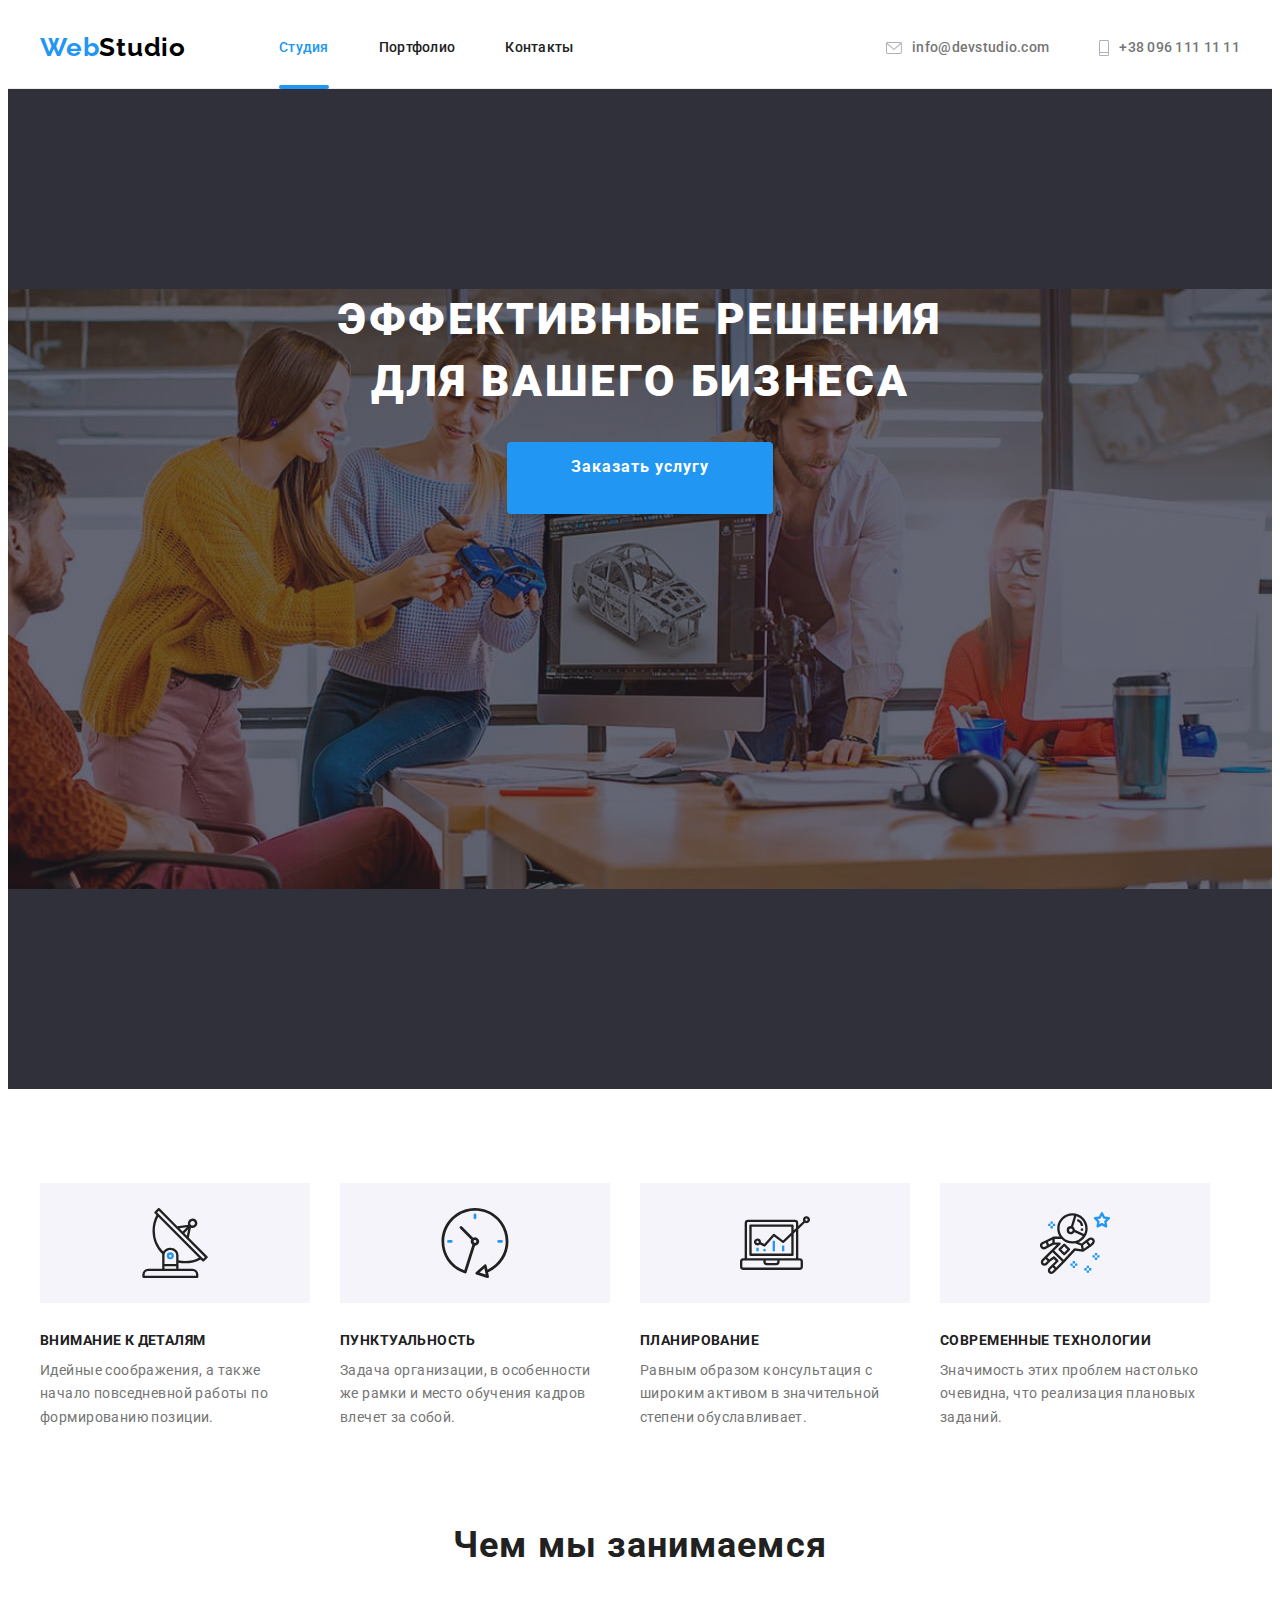
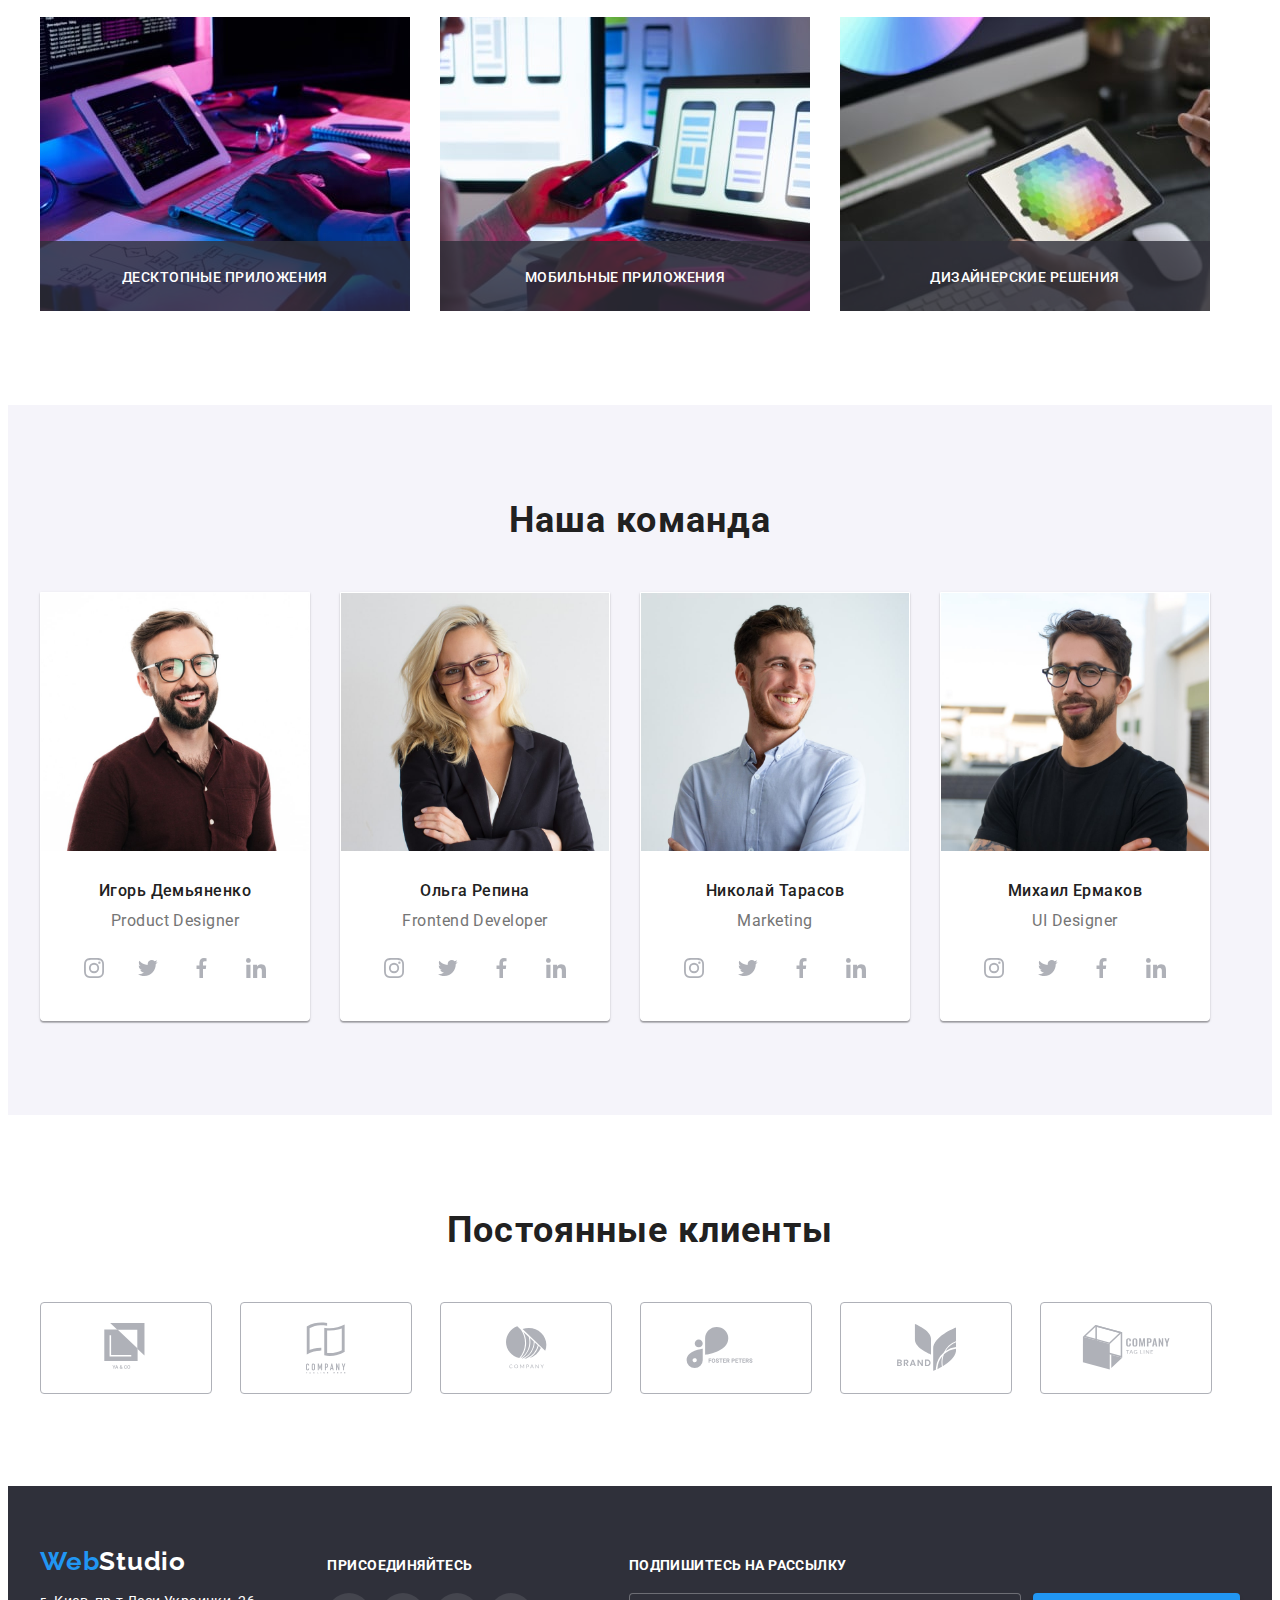
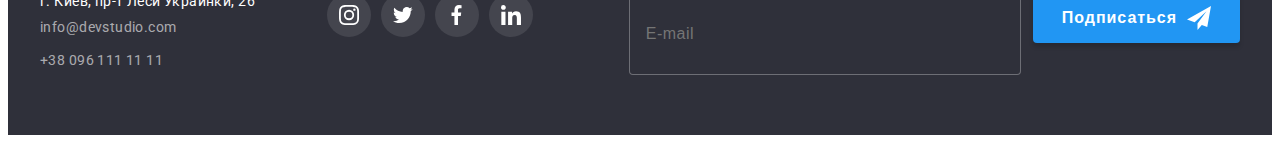
<file: index.html>
<!DOCTYPE html>
<html lang="ru">
<head>
    <link rel="stylesheet" href="https://cdnjs.cloudflare.com/ajax/libs/modern-normalize/1.0.0/modern-normalize.min.css"
        integrity="sha512-ISS7cAi1PEhQ8jnbJpJZMd29NlhNj4AWYyLOSp2CE/CsHxTCu+r+t0D2yoJudVrd0/8fTVPUVDzY5Tvli75u/g=="
        crossorigin="anonymous" />
    <meta charset="UTF-8">
    <meta name="viewport" content="width=device-width, initial-scale=1.0">
    <link rel="preconnect" href="https://fonts.gstatic.com">
    <title>WesStudio</title>
    <link href="https://fonts.googleapis.com/css2?family=Raleway:wght@700&family=Roboto:wght@400;500;700;900&display=swap" rel="stylesheet">
    <link rel="stylesheet" href="./css/main.min.css">       
</head>
<body>
    <!--Шапка сайта-->
    <header class="header">
     <div class="container">
            <nav>
                <a href="#" class="logo header-logo"><span class="logo-web">Web</span>Studio</a>
            
                <ul class="site-nav list">
                    <li class="list-item"><a href="#" class="link current">Студия</a></li>
                    <li class="list-item"><a href="./portfolio.html" class="link">Портфолио</a></li>
                    <li class="list-item"><a href="#" class="link">Контакты</a></li>
                </ul>
            </nav>
            
            <ul class="contacts list">
                <li class="list-item">
                    <a href="mailto:info@devstudio.com" class="link">info@devstudio.com 
                        <svg class="icon" width="16" height="12">
                            <use href="./images/sprite.svg#icon-envelope"></use>
                        </svg>
                    </a>
                </li>
                <li class="list-item">
                    <a href="tel:+380961111111" class="link">+38 096 111 11 11 
                        <svg  class="icon" width="10" height="16">
                            <use href="./images/sprite.svg#icon-phone"></use>
                        </svg>
                    </a>
                </li>
            </ul>
     </div>
    </header>
<main>
       <!--Герой-->
       <section class="hero">
           <div class="container">
           <h1 class="hero-title">Эффективные решения для вашего бизнеса</h1>
           <a href="#" class="button" data-modal-open>Заказать услугу</a>
           </div>
       </section>

   <!--Особенности-->
   <section class="features">
       <div class="container">
       <!-- <h2 class="section-title">Особенности</h2> -->

       <ul class="features-list list">
           <li class="list-item">
               <div class="icon">
                   <svg width="70" height="70">
                   <use href="./images/sprite.svg#icon-antenna"></use>
                </svg>
                </div>
               <h3 class="features-list-title subtitle">Внимание к деталям</h3>
               <p class="desc">Идейные соображения, а также начало повседневной работы по формированию позиции.</p>
           </li>

           <li class="list-item">
            <div class="icon">
                <svg width="70" height="70">
                    <use href="./images/sprite.svg#icon-clock"></use>
                </svg>
            </div>
               <h3 class="features-list-title subtitle">Пунктуальность</h3>
               <p class="desc">Задача организации, в особенности же рамки и место обучения кадров влечет за собой.</p>
           </li>

           <li class="list-item">
            <div class="icon">
                <svg width="70" height="70">
                    <use href="./images/sprite.svg#icon-diagram"></use>
                </svg>
            </div>
               <h3 class="features-list-title subtitle">Планирование</h3>
               <p class="desc">Равным образом консультация с широким активом в значительной степени обуславливает.</p>
           </li>

           <li class="list-item">
            <div class="icon">
                <svg width="70" height="70">
                    <use href="./images/sprite.svg#icon-astronaut"></use>
                </svg>
            </div>
               <h3 class="features-list-title subtitle">Современные технологии</h3>
               <p class="desc">Значимость этих проблем настолько очевидна, что реализация плановых заданий.</p>
           </li>
       </ul>
       </div>
   </section>

   <!--Чем занимаемся-->
   <section class="our-work">
        <div class="container">
            <h2 class="section-title">Чем мы занимаемся</h2>
            
            <ul class="list">
                <li class="list-item">
                    <div class="our-work-card">
                        <img src="./images/box1.jpg" alt="Верстка" width="370">
                        <h3 class="subtitle">Десктопные приложения</h3>
                    </div>
                </li>
                
                <li class="list-item">
                    <div class="our-work-card">
                        <img src="./images/box2.jpg" alt="Тестирование" width="370">
                        <h3 class="subtitle">Мобильные приложения</h3>
                    </div>
                </li>

                
                <li class="list-item">
                    <div class="our-work-card">
                        <img src="./images/box3.jpg" alt="Дизайн" width="370">
                        <h3 class="subtitle">Дизайнерские решения</h3>
                    </div>
                </li>
            </ul>


        </div>
   </section>

   <!--Команда-->
   <section class="our-team">
       <div class="container">
           <h2 class="section-title">Наша команда</h2>
           <ul class="our-team-list list">

               <li class="cards">
                   <img src="./images/Демьяненко.jpg" alt="Игорь Демьяненко" width="268">
                   <div class="cards-title">
                    <h3 class="names">Игорь Демьяненко</h3>
                    <p class="professions">Product Designer</p>
                    <ul class="icons-networks list">
                        <li class="networks-list">
                            <a href="#" class="networks-link" aria-label="инстаграм">
                                <svg width="20" height="20">
                                    <use href="./images/sprite.svg#icon-instagram"></use>
                                </svg>
                            </a>
                        </li>

                        <li class="networks-list"> 
                            <a href="#" class="networks-link" aria-label="твиттер">
                                <svg width="20" height="20">
                                    <use href="./images/sprite.svg#icon-twitter"></use>
                                </svg>
                            </a>
                        </li>

                        <li class="networks-list">
                            <a href="#" class="networks-link" aria-label="фэйсбук">
                            <svg width="20" height="20">
                                <use href="./images/sprite.svg#icon-facebook"></use>
                            </svg>
                            </a> 
                        </li>

                        <li class="networks-list"> <a href="#" class="networks-link" aria-label="линкедин">
                            <svg width="20" height="20">
                                <use href="./images/sprite.svg#icon-linkedin"></use>
                            </svg>
                            </a>
                        </li>
                    </ul>
                </div>
            </li>

            <li class="cards">
                <img src="./images/Репина.jpg" alt="Ольга Репина" width="268">
                <div class="cards-title">
                    <h3 class="names">Ольга Репина</h3>
                    <p class="professions">Frontend Developer</p>
                    <ul class="icons-networks list">
                        <li class="networks-list">
                            <a href="#" class="networks-link" aria-label="инстаграм">
                                <svg width="20" height="20">
                                    <use href="./images/sprite.svg#icon-instagram"></use>
                                </svg>
                            </a>
                        </li>

                        <li class="networks-list">
                            <a href="#" class="networks-link" aria-label="твиттер">
                                <svg width="20" height="20">
                                    <use href="./images/sprite.svg#icon-twitter"></use>
                                </svg>
                            </a>
                        </li>

                        <li class="networks-list"> <a href="#" class="networks-link" aria-label="фэйсбук">
                                <svg width="20" height="20">
                                    <use href="./images/sprite.svg#icon-facebook"></use>
                                </svg>
                            </a>
                        </li>

                        <li class="networks-list"> <a href="#" class="networks-link" aria-label="линкедин">
                                <svg width="20" height="20">
                                    <use href="./images/sprite.svg#icon-linkedin"></use>
                                </svg>
                            </a>
                        </li>
                    </ul>
                    
                </div>
            </li>

            <li class="cards">
                <img src="./images/Тарасов.jpg" alt="Николай Тарасов" width="268">
                <div class="cards-title">
                    <h3 class="names">Николай Тарасов</h3>
                    <p class="professions">Marketing</p>
                    <ul class="icons-networks list">
                        <li class="networks-list"> <a href="#" class="networks-link" aria-label="инстаграм">
                                <svg width="20" height="20">
                                    <use href="./images/sprite.svg#icon-instagram"></use>
                                </svg>
                            </a>
                        </li>

                        <li class="networks-list">
                            <a href="#" class="networks-link" aria-label="твиттер">
                                <svg width="20" height="20">
                                    <use href="./images/sprite.svg#icon-twitter"></use>
                                </svg>
                            </a>
                        </li>

                        <li class="networks-list"> <a href="#" class="networks-link" aria-label="фэйсбук">
                                <svg width="20" height="20"
                                ><use href="./images/sprite.svg#icon-facebook"></use>
                            </svg>
                            </a>
                        </li>

                        <li class="networks-list"> <a href="#" class="networks-link" aria-label="линкедин">
                                <svg width="20" height="20">
                                    <use href="./images/sprite.svg#icon-linkedin"></use>
                                </svg>
                            </a>
                        </li>
                    </ul>
                </div>
            </li>

            <li class="cards">
                <img src="./images/Ермаков.jpg" alt="Михаил Ермаков" width="268">
                <div class="cards-title">
                    <h3 class="names">Михаил Ермаков</h3>
                    <p class="professions">UI Designer</p>
                    <ul class="icons-networks list">
                        <li class="networks-list"> <a href="#" class="networks-link" aria-label="инстаграм">
                                <svg width="20" height="20">
                                    <use href="./images/sprite.svg#icon-instagram"></use>
                                </svg>
                            </a>
                        </li>

                        <li class="networks-list">
                            <a href="#" class="networks-link" aria-label="твиттер">
                                <svg width="20" height="20">
                                    <use href="./images/sprite.svg#icon-twitter"></use>
                                </svg>
                            </a>
                        </li>

                        <li class="networks-list"> <a href="#" class="networks-link" aria-label="фэйсбук">
                                <svg width="20" height="20">
                                    <use href="./images/sprite.svg#icon-facebook"></use>
                                </svg>
                            </a>
                        </li>

                        <li class="networks-list"> <a href="#" class="networks-link" aria-label="линкедин">
                                <svg width="20" height="20">
                                    <use href="./images/sprite.svg#icon-linkedin"></use>
                                </svg>
                            </a>
                        </li>
                    </ul>
                </div>
            </li>
        </ul>
    </div>
   </section>

   <!-- Наши клиенты -->

   <section class="our-clients">
       <div class="container">
           <h2 class="section-title">Постоянные клиенты</h2>
           <ul class="clients list">
               <li class="clients-list">
                   <a href="#" class="clients-link"> 
                       <svg width="45" height="49">
                           <use href="./images/sprite.svg#icon-Client1"></use>
                        </svg>
                    </a>
                </li>

               <li class="clients-list">
                   <a href="#" class="clients-link"> 
                       <svg width="40" height="52">
                           <use href="./images/sprite.svg#icon-Client2"></use>
                        </svg>
                </a>
            </li>
               <li class="clients-list">
                   <a href="#" class="clients-link">
                       <svg width="41" height="43">
                           <use href="./images/sprite.svg#icon-Client3"></use>
                        </svg>
                    </a>
                </li>

               <li class="clients-list">
                   <a href="#" class="clients-link">
                       <svg width="80" height="42">
                           <use href="./images/sprite.svg#icon-Client4"></use>
                        </svg>
                    </a>
                </li>

               <li class="clients-list">
                   <a href="#" class="clients-link">
                       <svg width="59" height="47">
                           <use href="./images/sprite.svg#icon-Client5"></use>
                        </svg>
                    </a>
                </li>

               <li class="clients-list">
                   <a href="#" class="clients-link">
                       <svg width="89" height="45">
                           <use href="./images/sprite.svg#icon-Client6"></use>
                        </svg>
                    </a>
                </li>
           </ul>
       </div>
   </section>
</main>

<!--Футер-->
<footer class="footer">
    <div class="container">

        <div class="footer-left">
            <a href="#" class="logo footer-logo"><span class="logo-web">Web</span><span class="logo-studio">Studio</span></a>
        
            <address class="address">г. Киев, пр-т Леси Украинки, 26</address>
        
            <ul class="contacts list">
                <li class="list-item"><a href="mailto:info@devstudio.com" class="link">info@devstudio.com</a></li>
                <li class="list-item"><a href="tel:+380961111111" class="link">+38 096 111 11 11</a></li>
            </ul>
        </div>
        
        <div class="footer-right">
            <h3 class="subtitle">Присоединяйтесь</h3>
            <ul class="icons-networks list">
                <li class="networks-list">
                    <a href="#" class="networks-link footer-link-bgc">
                        <svg width="20" height="20">
                            <use href="./images/sprite.svg#icon-instagram"></use>
                        </svg>
                    </a>
                </li>
        
                <li class="networks-list">
                    <a href="#" class="networks-link footer-link-bgc">
                        <svg width="20" height="20">
                            <use href="./images/sprite.svg#icon-twitter"></use>
                        </svg>
                    </a>
                </li>
        
                <li class="networks-list">
                    <a href="#" class="networks-link footer-link-bgc">
                        <svg width="20" height="20">
                            <use href="./images/sprite.svg#icon-facebook"></use>
                        </svg>
                    </a>
                </li>
        
                <li class="networks-list">
                    <a href="#" class="networks-link footer-link-bgc">
                        <svg width="20" height="20">
                            <use href="./images/sprite.svg#icon-linkedin"></use>
                        </svg>
                    </a>
                </li>
            </ul>
        
        </div>

       <div class="subscribe">
           <h3 class="subtitle">Подпишитесь на рассылку</h3>
           <form class="subscribe-form">
               <input type="email" name="email" placeholder="E-mail">
               <button type="submit" class="button">Подписаться<svg width="24" height="24">
                   <use href="./images/sprite.svg#icon-send"></use></svg>
                </button>
           </form>
           
       </div>
    </div>
</footer>

<div class="backdrop is-hidden" data-modal> 
    <div class="modal">
        <div class="icon-close">
            <svg width="18" height="18" data-modal-close>
                <use href="./images/sprite.svg#icon-close"></use>
            </svg>

        </div>
            <h3 class="subtitle">Оставьте свои данные, мы вам перезвоним</h3>

        <form class="form">
            <label for="name" class="form-label">Имя</label>
            <div class="form-field">
                <input type="text" name="name" id="name" class="form-input input-textarea">
                <svg width="18" height="18">
                    <use href="./images/sprite.svg#icon-person"></use>
                </svg>
            </div>
            
            <label for="tel" class="form-label">Телефон</label>
            <div class="form-field">
                <input type="tel" name="tel" id="tel" class="form-input input-textarea">
                <svg width="18" height="18">
                    <use href="./images/sprite.svg#icon-tel"></use>
                </svg>
            </div>
            
            <label for="mail" class="form-label">Почта</label>
            <div class="form-field">
                <input type="email" name="email" id="mail" class="form-input input-textarea">
                <svg width="18" height="18">
                    <use href="./images/sprite.svg#icon-email"></use>
                </svg>
            </div>
            
            <label for="comment" class="form-label">Комментарий</label>
            <div class="form-field">
            <textarea name="comment" id="comment" placeholder="Введите текст" class="textarea input-textarea"></textarea>
            </div>
            
            <div class="agreement">
            <input type="checkbox" name="agreement" id="agreement" class="checkbox">
               <label for="agreement" class="label-checkbox">Соглашаюсь с рассылкой и принимаю &nbsp;<a href="#" class="link">Условия договора</a></label>
               
            </div>
            
            <button type="submit" class="button">Отправить</button>
        </form>
    </div>
</div>

<script src="./js/modal.js"></script>
</body>
</html>
</file>
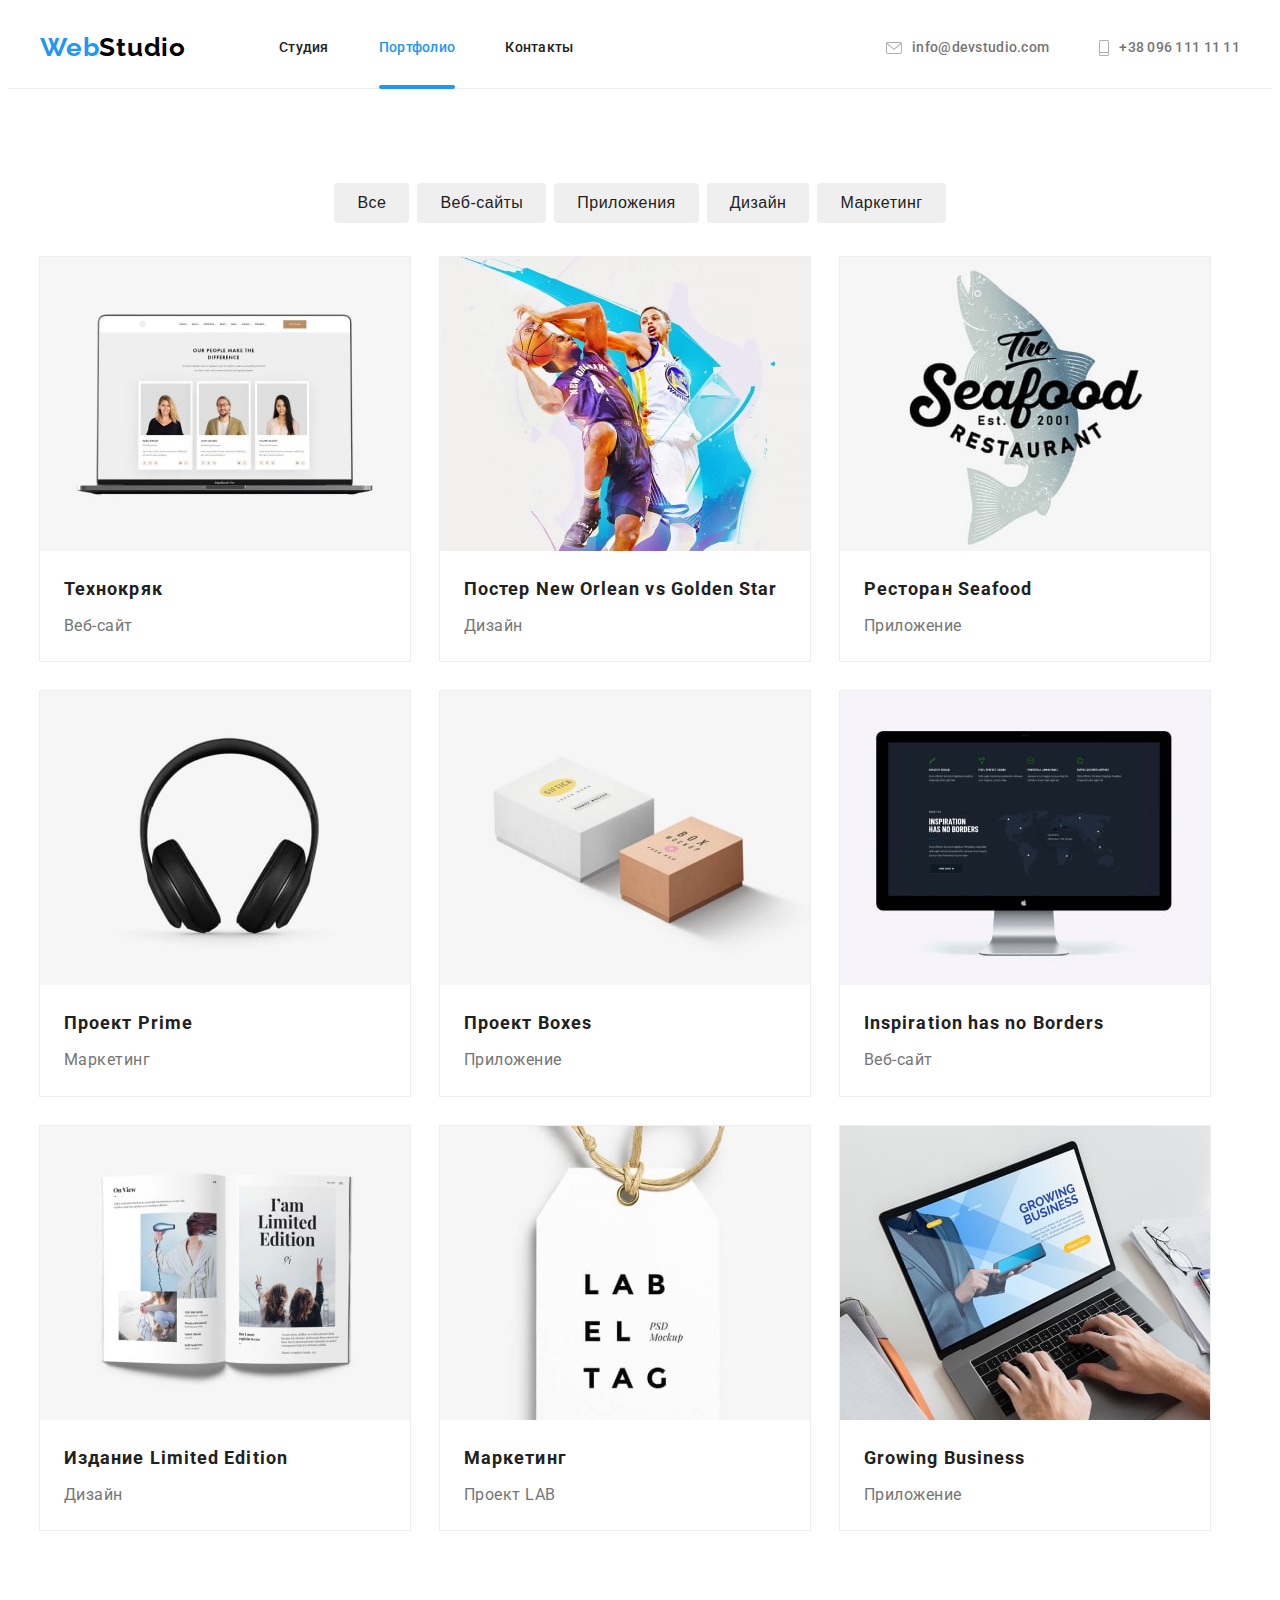
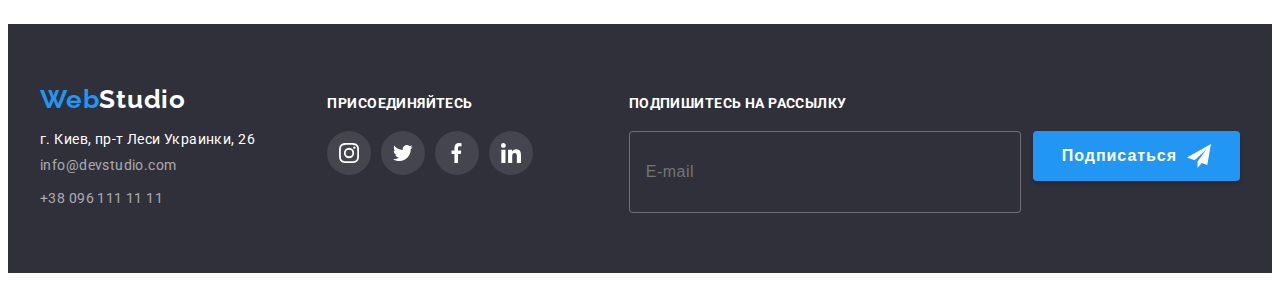
<file: portfolio.html>
<!DOCTYPE html>
<html lang="ru">

<head>
    <link rel="stylesheet" href="https://cdnjs.cloudflare.com/ajax/libs/modern-normalize/1.0.0/modern-normalize.css"
    integrity="sha512-Zx6MlUMKSVJoQ+83OwhdILe8cSEsCzfqThJd7J/VA2UrK6Ctj85p+xzqfyuNXE5B1k25uUdmJ2OzItbBy9GHAQ=="
    crossorigin="anonymous" />
    <meta charset="UTF-8">
    <meta name="viewport" content="width=device-width, initial-scale=1.0">
    <link rel="preconnect" href="https://fonts.gstatic.com">

    <title>Portfolio</title>
    <link href="https://fonts.googleapis.com/css2?family=Raleway:wght@700&family=Roboto:wght@400;500;700;900&display=swap" rel="stylesheet">
    <link rel="stylesheet" href="./css/main.min.css">
</head>

<body>
    <!--Шапка сайта-->
    <header class="header">
        <div class="container">
            <nav>
                <a href="#" class="logo header-logo"><span class="logo-web">Web</span>Studio</a>
    
                <ul class="site-nav list">
                    <li class="list-item"><a href="./index.html" class="link">Студия</a></li>
                    <li class="list-item"><a href="./portfolio.html" class="link current">Портфолио</a></li>
                    <li class="list-item"><a href="#" class="link">Контакты</a></li>
                </ul>
            </nav>
    
            <ul class="contacts list">
                <li class="list-item">
                    <a href="mailto:info@devstudio.com" class="link">info@devstudio.com
                        <svg class="icon" width="16" height="12">
                            <use href="./images/sprite.svg#icon-envelope"></use>
                        </svg>
                    </a>
                </li>
                <li class="list-item">
                    <a href="tel:+380961111111" class="link">+38 096 111 11 11
                        <svg class="icon" width="10" height="16">
                            <use href="./images/sprite.svg#icon-phone"></use>
                        </svg>
                    </a>
                </li>
            </ul>
        </div>
    </header>

    <main>
        <section class="portfolio-section">
            <div class="container">
                <ul class="horizontal-buttons list">
                    <li><button type="button" class="filter-button">Все</button></li>
                    <li><button type="button" class="filter-button">Веб-сайты</button></li>
                    <li><button type="button" class="filter-button">Приложения</button></li>
                    <li><button type="button" class="filter-button">Дизайн</button></li>
                    <li><button type="button" class="filter-button">Маркетинг</button></li>
                </ul>
                
                <!-- Портфолио-->
                <!-- <h1>Портфолио</h1> -->
                
                <ul class="cards list">
                    <li class="list-item">
                        <a href="#" class="portfolio-cards-link">
                            <div class="portfolio-overlay">
                                <img src="./images/Технокряк.jpg" alt="Веб-сайт Технокряк" width="370" height="294">
                                <p class="text">Технокряк это современная площадка распространения коронавируса. Компании используют эту платформу для
                                    цифрового
                                    шпионажа и атак на защищённые сервера конкурентов.</p>
                            </div>
                            <div class="gallery">
                                <h2 class="title">Технокряк</h2>
                                <p class="desc">Веб-сайт</p>
                            </div>
                        </a>
                    </li>
                
                    <li class="list-item">
                        <a href="#" class="portfolio-cards-link">
                            <div class="portfolio-overlay">
                                <img src="./images/Постер.jpg" alt="Постер New Orlean vs Golden Star" width="370" height="294">
                                <p class="text">Технокряк это современная площадка распространения коронавируса. Компании используют эту платформу для
                                    цифрового
                                    шпионажа и атак на защищённые сервера конкурентов.</p>
                            </div>
                            <div class="gallery">
                                <h2 class="title">Постер New Orlean vs Golden Star</h2>
                                <p class="desc">Дизайн</p>
                            </div>
                        </a>
                    </li>
                
                    <li class="list-item">
                        <a href="#" class="portfolio-cards-link">
                           <div class="portfolio-overlay">
                                <img src="./images/Ресторан.jpg" alt="Ресторан Seafood" width="370" height="294">
                                <p class="text">Технокряк это современная площадка распространения коронавируса. Компании используют эту платформу для
                                    цифрового
                                    шпионажа и атак на защищённые сервера конкурентов.</p>
                           </div>
                            <div class="gallery">
                                <h2 class="title">Ресторан Seafood</h2>
                                <p class="desc">Приложение</p>
                            </div>
                        </a>
                    </li>
                
                    <li class="list-item">
                        <a href="#" class="portfolio-cards-link">
                            <div class="portfolio-overlay">
                                <img src="./images/Prime.jpg" alt="Проект Prime" width="370" height="294">
                                <p class="text">Технокряк это современная площадка распространения коронавируса. Компании используют эту платформу для
                                    цифрового
                                    шпионажа и атак на защищённые сервера конкурентов.</p>
                            </div>
                            <div class="gallery">
                                <h2 class="title">Проект Prime</h2>
                                <p class="desc">Маркетинг</p>
                            </div>
                        </a>
                    </li>
                
                    <li class="list-item">
                        <a href="#" class="portfolio-cards-link">
                           <div class="portfolio-overlay">
                                <img src="./images/Boxes.jpg" alt="Проект Boxes" width="370" height="294">
                                <p class="text">Технокряк это современная площадка распространения коронавируса. Компании используют эту платформу для
                                    цифрового
                                    шпионажа и атак на защищённые сервера конкурентов.</p>
                           </div>
                            <div class="gallery">
                                <h2 class="title">Проект Boxes</h2>
                                <p class="desc">Приложение</p>
                            </div>
                        </a>
                    </li>
                
                    <li class="list-item">
                        <a href="#" class="portfolio-cards-link">
                           <div class="portfolio-overlay">
                                <img src="./images/Inspiration_has_no_Borders.jpg" alt="Inspiration has no Borders" width="370" height="294">
                                <p class="text">Технокряк это современная площадка распространения коронавируса. Компании используют эту платформу для
                                    цифрового
                                    шпионажа и атак на защищённые сервера конкурентов.</p>
                           </div>
                                <div class="gallery">
                                    <h2 class="title">Inspiration has no Borders</h2>
                                    <p class="desc">Веб-сайт</p>
                                </div>
                        </a>
                    </li>
                
                    <li class="list-item">
                        <a href="#" class="portfolio-cards-link">
                            <div class="portfolio-overlay">
                                <img src="./images/Издание.jpg" alt="Издание Limited Edition" width="370" height="294">
                                <p class="text">Технокряк это современная площадка распространения коронавируса. Компании используют эту платформу для
                                    цифрового
                                    шпионажа и атак на защищённые сервера конкурентов.</p>
                            </div>
                            <div class="gallery">
                                <h2 class="title">Издание Limited Edition</h2>
                                <p class="desc">Дизайн</p>
                            </div>
                        </a>
                    </li>
                
                    <li class="list-item">
                        <a href="#" class="portfolio-cards-link">
                            <div class="portfolio-overlay">
                                <img src="./images/Lab.jpg" alt="Проект LAB" width="370" height="294">
                                <p class="text">Технокряк это современная площадка распространения коронавируса. Компании используют эту платформу для
                                    цифрового
                                    шпионажа и атак на защищённые сервера конкурентов.</p>
                            </div>
                            <div class="gallery">
                                <h2 class="title">Маркетинг</h2>
                                <p class="desc">Проект LAB</p>
                            </div>
                        </a>
                    </li>
                
                    <li class="list-item">
                        <a href="#" class="portfolio-cards-link">
                            <div class="portfolio-overlay">
                                <img src="./images/Growing_Business.jpg" alt="Growing Business" width="370" height="294">
                                <p class="text">Технокряк это современная площадка распространения коронавируса. Компании используют эту платформу для
                                    цифрового
                                    шпионажа и атак на защищённые сервера конкурентов.</p>
                            </div>
                            <div class="gallery">
                                <h2 class="title">Growing Business</h2>
                                <p class="desc">Приложение</p>
                            </div>
                        </a>
                    </li>
                </ul>

            </div>
        </section>
    </main>

<!--Футер-->
<footer class="footer">
    <div class="container">

        <div class="footer-left">
            <a href="#" class="logo footer-logo"><span class="logo-web">Web</span><span
                    class="logo-studio">Studio</span></a>

            <address class="address">г. Киев, пр-т Леси Украинки, 26</address>

            <ul class="contacts list">
                <li class="list-item"><a href="mailto:info@devstudio.com" class="link">info@devstudio.com</a></li>
                <li class="list-item"><a href="tel:+380961111111" class="link">+38 096 111 11 11</a></li>
            </ul>
        </div>

        <div class="footer-right">
            <h3 class="subtitle">Присоединяйтесь</h3>
            <ul class="icons-networks list">
                <li class="networks-list">
                    <a href="#" class="networks-link footer-link-bgc">
                        <svg width="20" height="20">
                            <use href="./images/sprite.svg#icon-instagram"></use>
                        </svg>
                    </a>
                </li>

                <li class="networks-list">
                    <a href="#" class="networks-link footer-link-bgc">
                        <svg width="20" height="20">
                            <use href="./images/sprite.svg#icon-twitter"></use>
                        </svg>
                    </a>
                </li>

                <li class="networks-list">
                    <a href="#" class="networks-link footer-link-bgc">
                        <svg width="20" height="20">
                            <use href="./images/sprite.svg#icon-facebook"></use>
                        </svg>
                    </a>
                </li>

                <li class="networks-list">
                    <a href="#" class="networks-link footer-link-bgc">
                        <svg width="20" height="20">
                            <use href="./images/sprite.svg#icon-linkedin"></use>
                        </svg>
                    </a>
                </li>
            </ul>

        </div>

        <div class="subscribe">
            <h3 class="subtitle">Подпишитесь на рассылку</h3>
            <form class="subscribe-form">
                <input type="email" name="email" placeholder="E-mail">
                <button type="submit" class="button">Подписаться<svg width="24" height="24">
                        <use href="./images/sprite.svg#icon-send"></use>
                    </svg>
                </button>
            </form>

        </div>
    </div>
</footer>

</body>

</html>
</file>
<file: css/main.min.css>
body{background-color:#fff;color:#757575;font-size:14px;font-family:Roboto, sans-serif;font-weight:400;font-style:normal}.list{margin-top:0px;margin-bottom:0px;padding-left:0;list-style:none}a{text-decoration:none;display:block}img{display:block;max-width:100%;height:auto}.container{width:1200px;margin-right:auto;margin-left:auto;padding-right:15px;padding-left:15px}.section-title{margin-top:0px;margin-bottom:50px;font-weight:700;font-size:36px;line-height:1.2;letter-spacing:.03em;text-align:center;color:#212121}.subtitle{margin-top:0px;margin-bottom:20px;font-size:14px;font-weight:700;line-height:1.1;letter-spacing:.03em;text-transform:uppercase;color:#fff}.agreement .checkbox{position:absolute;width:1px;height:1px;margin:-1px;border:0;padding:0;clip:rect(0 0 0 0);overflow:hidden}.header{border-bottom:1px solid #ececec}.header .container{display:flex;align-items:center}.header .container nav{display:flex}.site-nav{display:flex}.site-nav .list-item+.list-item{margin-left:50px}.site-nav .link{display:flex;flex-direction:column;transition-property:color;transition-duration:250ms;transition-timing-function:cubic-bezier(0.4, 0, 0.2, 1);padding-bottom:32px;padding-top:32px;font-weight:500;line-height:1.1;letter-spacing:0.02em;color:#212121}.site-nav .link:hover,.site-nav .link:focus{color:#2196f3}.header .contacts{display:flex;margin-left:auto}.header .contacts .list-item+.list-item{margin-left:50px}.header .contacts .link{display:flex;flex-direction:row-reverse;align-items:center;transition-property:color, fill;transition-duration:250ms;transition-timing-function:cubic-bezier(0.4, 0, 0.2, 1);padding-top:32px;padding-bottom:32px;font-weight:500;line-height:1.1;letter-spacing:0.02em;fill:#afb1b8;color:#757575}.header .contacts .link:hover,.header .contacts .link:focus{color:#2196f3;fill:#2196f3}.header .contacts .icon{margin-right:10px}.header .current{position:relative;color:#2196f3}.header .current::after{content:'';position:absolute;left:0;bottom:0;border-radius:2px;width:100%;height:4px;margin-bottom:-2px;background-color:#2196f3}.button{padding-top:10px;padding-bottom:10px;min-width:200px;height:50px;font-weight:700;font-size:16px;box-shadow:0px 4px 4px rgba(0,0,0,0.15);border:1px solid transparent;border-radius:4px;letter-spacing:0.06em;background:#2196f3;color:#fff;cursor:pointer}.hero .button{display:inline-block;padding-right:32px;padding-left:32px;line-height:1.8}.modal .button{padding-right:55px;padding-left:55px;line-height:1.9;align-self:center}.subscribe-form .button{display:flex;align-items:center;justify-content:center;padding-right:28px;padding-left:28px;line-height:2;text-align:center}.subscribe-form .button svg{margin-left:10px;align-items:center}.horizontal-buttons{display:flex;justify-content:center;margin-bottom:34px}.horizontal-buttons li+li{margin-left:8px}.filter-button{transition-property:color, background-color;transition-duration:250ms;transition-timing-function:cubic-bezier(0.4, 0, 0.2, 1);padding-top:6px;padding-bottom:6px;padding-left:22px;padding-right:22px;border:1px solid transparent;border-radius:4px;cursor:pointer;font-weight:500;font-size:16px;line-height:1.6;letter-spacing:.03em;color:#212121}.filter-button:hover,.filter-button:focus{color:#fff;background-color:#2196f3;box-shadow:0px 3px 1px rgba(0,0,0,0.1),0px 1px 2px rgba(0,0,0,0.08),0px 2px 2px rgba(0,0,0,0.12);border-radius:4px}.logo{font-family:'Raleway', sans-serif;font-style:normal;font-weight:700;font-size:26px;line-height:1.2;letter-spacing:.03em;color:#000}.logo .logo-web{color:#2196f3}.header-logo{padding-top:24px;padding-bottom:25px;margin-right:93px}.footer-logo{display:block;margin-bottom:20px}.footer-logo .logo-studio{color:#fff}.hero{max-width:1600px;min-height:600px;margin-left:auto;margin-right:auto;padding-top:200px;padding-bottom:200px;background-color:#2f303a;background-image:linear-gradient(to right, rgba(47,48,58,0.4), rgba(47,48,58,0.4)),url(../images/команда.jpg);background-repeat:no-repeat;background-position:center}.hero .container{width:696px;text-align:center}.hero-title{margin-top:0px;margin-bottom:30px;font-weight:900;font-size:44px;line-height:1.4;letter-spacing:0.06em;text-transform:uppercase;color:#fff}.features{padding-top:94px;padding-bottom:94px}.features-list{display:flex}.features-list .icon{display:flex;margin-bottom:30px;width:270px;height:120px;justify-content:center;align-items:center;background-color:#f5f4fa}.features-list .desc{margin-top:0px;margin-bottom:0px;line-height:1.7;letter-spacing:.03em}.features-list .list-item{width:270px}.features-list .list-item+.list-item{margin-left:30px}.features-list .features-list-title{margin-bottom:10px;color:#212121;font-family:'Roboto'}.our-work{padding-bottom:94px}.our-work .list{display:flex}.our-work .list .list-item+.list-item{margin-left:30px}.our-work-card{position:relative}.our-work-card::before{content:'';position:absolute;left:0;bottom:0;width:100%;height:70px;background-color:rgba(47,48,58,0.8)}.our-work-card .subtitle{position:absolute;left:0;bottom:25px;width:100%;margin-bottom:0px;font-weight:500;line-height:1.2;text-align:center}.our-team{padding-top:94px;padding-bottom:94px;background-color:#f5f4fa}.our-team-list{display:flex;text-align:center}.our-team-list .cards{box-shadow:0px 1px 3px rgba(0,0,0,0.12),0px 1px 1px rgba(0,0,0,0.14),0px 2px 1px rgba(0,0,0,0.2);border:1px solid #fff;border-radius:0px 0px 4px 4px}.our-team-list .cards+.cards{margin-left:30px}.cards-title{padding-top:30px;padding-bottom:30px;padding-left:31px;padding-right:31px;background-color:#fff}.cards-title .names{margin-top:0px;margin-bottom:10px;font-weight:500;font-size:16px;line-height:1.2;letter-spacing:.03em;color:#212121}.cards-title .professions{margin-top:0px;margin-bottom:16px;font-size:16px;line-height:1.2;letter-spacing:.03em}.icons-networks{display:flex;justify-content:space-between;width:206px;margin-top:0px}.icons-networks .networks-list{width:44px;height:44px}.networks-link{display:flex;transition-property:fill, background-color;transition-duration:250ms;transition-timing-function:cubic-bezier(0.4, 0, 0.2, 1);width:100%;height:100%;border-radius:50%;align-items:center;justify-content:center;fill:#afb1b8}.networks-link:focus,.networks-link:hover{background-color:#2196f3;fill:#fff}.our-clients{padding-top:94px;padding-bottom:94px}.clients{display:flex;justify-content:space-between;width:1170px}.clients-list{width:170px;height:90px}.clients-link{display:flex;transition-property:fill, border;transition-duration:250ms;transition-timing-function:cubic-bezier(0.4, 0, 0.2, 1);align-items:center;justify-content:center;width:100%;height:100%;border:1px solid #afb1b8;border-radius:4px;fill:#afb1b8}.clients-link:hover,.clients-link:focus{fill:#2196f3;border-color:#2196f3}.portfolio-section{margin-top:0px;margin-bottom:0px;padding-top:94px;padding-bottom:94px}.portfolio-section .cards{display:flex;flex-wrap:wrap}.portfolio-section .cards .list-item{width:370px;margin-right:30px;margin-bottom:30px;outline:1px solid #eeeeee}.portfolio-section .cards .list-item:nth-child(3n+3){margin-right:0px}.portfolio-section .cards .list-item:nth-last-child(-n+3){margin-bottom:0px}.portfolio-section .cards .text{position:absolute;top:100%;left:0;transform:translateY(0);transition-property:transform;transition-duration:250ms;transition-timing-function:cubic-bezier(0.4, 0, 0.2, 1);width:100%;height:100%;padding-left:24px;padding-right:24px;padding-top:63px;padding-bottom:63px;font-weight:400;font-size:18px;line-height:1.5;letter-spacing:.03em;color:#fff;background-color:#2196f3}.portfolio-section .cards .title{margin-top:0px;margin-bottom:4px;font-weight:700;font-size:18px;line-height:2;letter-spacing:0.06em;color:#212121}.portfolio-section .cards .desc{margin-top:0px;margin-bottom:0px;font-size:16px;line-height:1.9;letter-spacing:.03em;color:#757575}.portfolio-section .gallery{padding-top:20px;padding-bottom:20px;padding-left:24px;padding-right:24px}.portfolio-overlay{position:relative;overflow:hidden}.portfolio-cards-link{transition-property:shadow-box;transition-duration:250ms;transition-timing-function:cubic-bezier(0.4, 0, 0.2, 1)}.portfolio-cards-link:hover,.portfolio-cards-link:focus{box-shadow:0px 1px 1px rgba(0,0,0,0.12),0px 4px 4px rgba(0,0,0,0.06),1px 4px 6px rgba(0,0,0,0.16)}.portfolio-cards-link:hover .text,.portfolio-cards-link:focus .text{transform:translateY(-100%)}.footer{padding-top:60px;padding-bottom:60px;margin-right:auto;margin-left:auto;background-color:#2f303a}.footer .container{display:flex;align-items:baseline;justify-content:space-between}.footer-left{display:flex;flex-direction:column;margin-right:70px}.address{margin-bottom:9px;font-style:normal;line-height:0.7;letter-spacing:.03em;color:#fff}footer .contacts .list-item+.list-item{margin-top:9px}footer .contacts .link{transition-property:color;transition-duration:250ms;transition-timing-function:cubic-bezier(0.4, 0, 0.2, 1);line-height:1.7;letter-spacing:.03em;color:rgba(255,255,255,0.6)}footer .contacts .link:hover,footer .contacts .link:focus{color:#2196f3}.footer-right{display:flex;width:206px;flex-direction:column}.networks-link.footer-link-bgc{transition-property:background-color;transition-duration:250ms;transition-timing-function:cubic-bezier(0.4, 0, 0.2, 1);fill:#fff;background-color:rgba(255,255,255,0.1)}.networks-link.footer-link-bgc:hover,.networks-link.footer-link-bgc:focus{background-color:#2196f3}.subscribe{margin-left:93px}.subscribe-form{display:flex}.subscribe-form input[type='email']{width:358px;height:50px;padding-top:15px;padding-bottom:15px;padding-right:16px;padding-left:16px;margin-right:12px;border:1px solid rgba(255,255,255,0.3);border-radius:4px;font-weight:400;font-size:16px;line-height:1.2;letter-spacing:.03em;color:#fff;background-color:#2f303a}.backdrop{position:fixed;left:0;top:0;width:100%;height:100%;transition-property:opacity;transition-duration:250ms;transition-timing-function:cubic-bezier(0.4, 0, 0.2, 1);background-color:rgba(0,0,0,0.2);opacity:1}.backdrop.is-hidden{visibility:hidden;opacity:0;pointer-events:none}.backdrop.is-hidden.modal{transform:opacity 0}.modal .icon-close{position:absolute;top:8px;right:8px;width:30px;height:30px;border:1px solid rgba(0,0,0,0.1);border-radius:50%}.modal .icon-close:hover svg{fill:#2196f3}.modal .icon-close svg{position:absolute;top:5px;right:5px;transition-property:fill;transition-duration:250ms;transition-timing-function:cubic-bezier(0.4, 0, 0.2, 1);fill:#000;cursor:pointer}.modal{position:absolute;left:50%;top:50%;transform:translate(-50%, -50%);min-width:528px;min-height:581px;padding-left:41px;padding-right:39px;padding-top:40px;padding-bottom:40px;transition-property:opacity;transition-duration:250ms;transition-timing-function:cubic-bezier(0.4, 0, 0.2, 1);opacity:1;background-color:#fff}.modal .subtitle{margin-bottom:12px;font-size:20px;line-height:1.2;text-align:center;text-transform:none;color:#212121}.form-field{position:relative;display:flex;flex-direction:column}.form-field svg{position:absolute;top:50%;left:18px;transform:translateY(-50%);fill:#000}.form{display:flex;flex-direction:column}.form .form-label{margin-bottom:4px;margin-top:10px;font-size:12px;line-height:1.2;letter-spacing:0.01em;color:#757575;cursor:pointer}.form .form-label:first-child{margin-top:0px}.form .textarea{padding-left:16px;margin-bottom:20px;resize:none;height:120px}.form .textarea::placeholder{line-height:1.1;letter-spacing:0.01em;color:rgba(117,117,117,0.5)}.form .form-input:focus+svg{fill:#2196f3}.input-textarea{transition-property:fill, border;transition-duration:250ms;transition-timing-function:cubic-bezier(0.4, 0, 0.2, 1);padding-top:12px;padding-bottom:12px;padding-right:16px;padding-left:42px;border:1px solid rgba(33,33,33,0.2);border-radius:4px;cursor:pointer}.input-textarea:focus{border:1px solid #2196f3;outline:none}.agreement{margin-bottom:30px;align-self:center;line-height:0.6;color:#757575}.agreement .link{text-decoration:underline;line-height:1.7;letter-spacing:.03em;color:#2196f3}.label-checkbox{display:flex;align-items:center;cursor:pointer}.label-checkbox::before{content:'';display:inline-block;width:16px;height:15px;margin-right:8px;border:1px solid #212121;border-radius:2px;cursor:pointer}.checkbox:checked+.label-checkbox{text-shadow:0px 4px 4px rgba(0,0,0,0.25)}.checkbox:focus+.label-checkbox::before{border:1px solid #2196f3}.checkbox:checked+.label-checkbox::before{background:url(../images/icon-check.svg);background-color:#2196f3;border-color:#2196f3;background-size:contain;background-origin:border-box;filter:drop-shadow(0px 4px 4px rgba(0,0,0,0.25))}
/*# sourceMappingURL=main.min.css.map */
</file>
